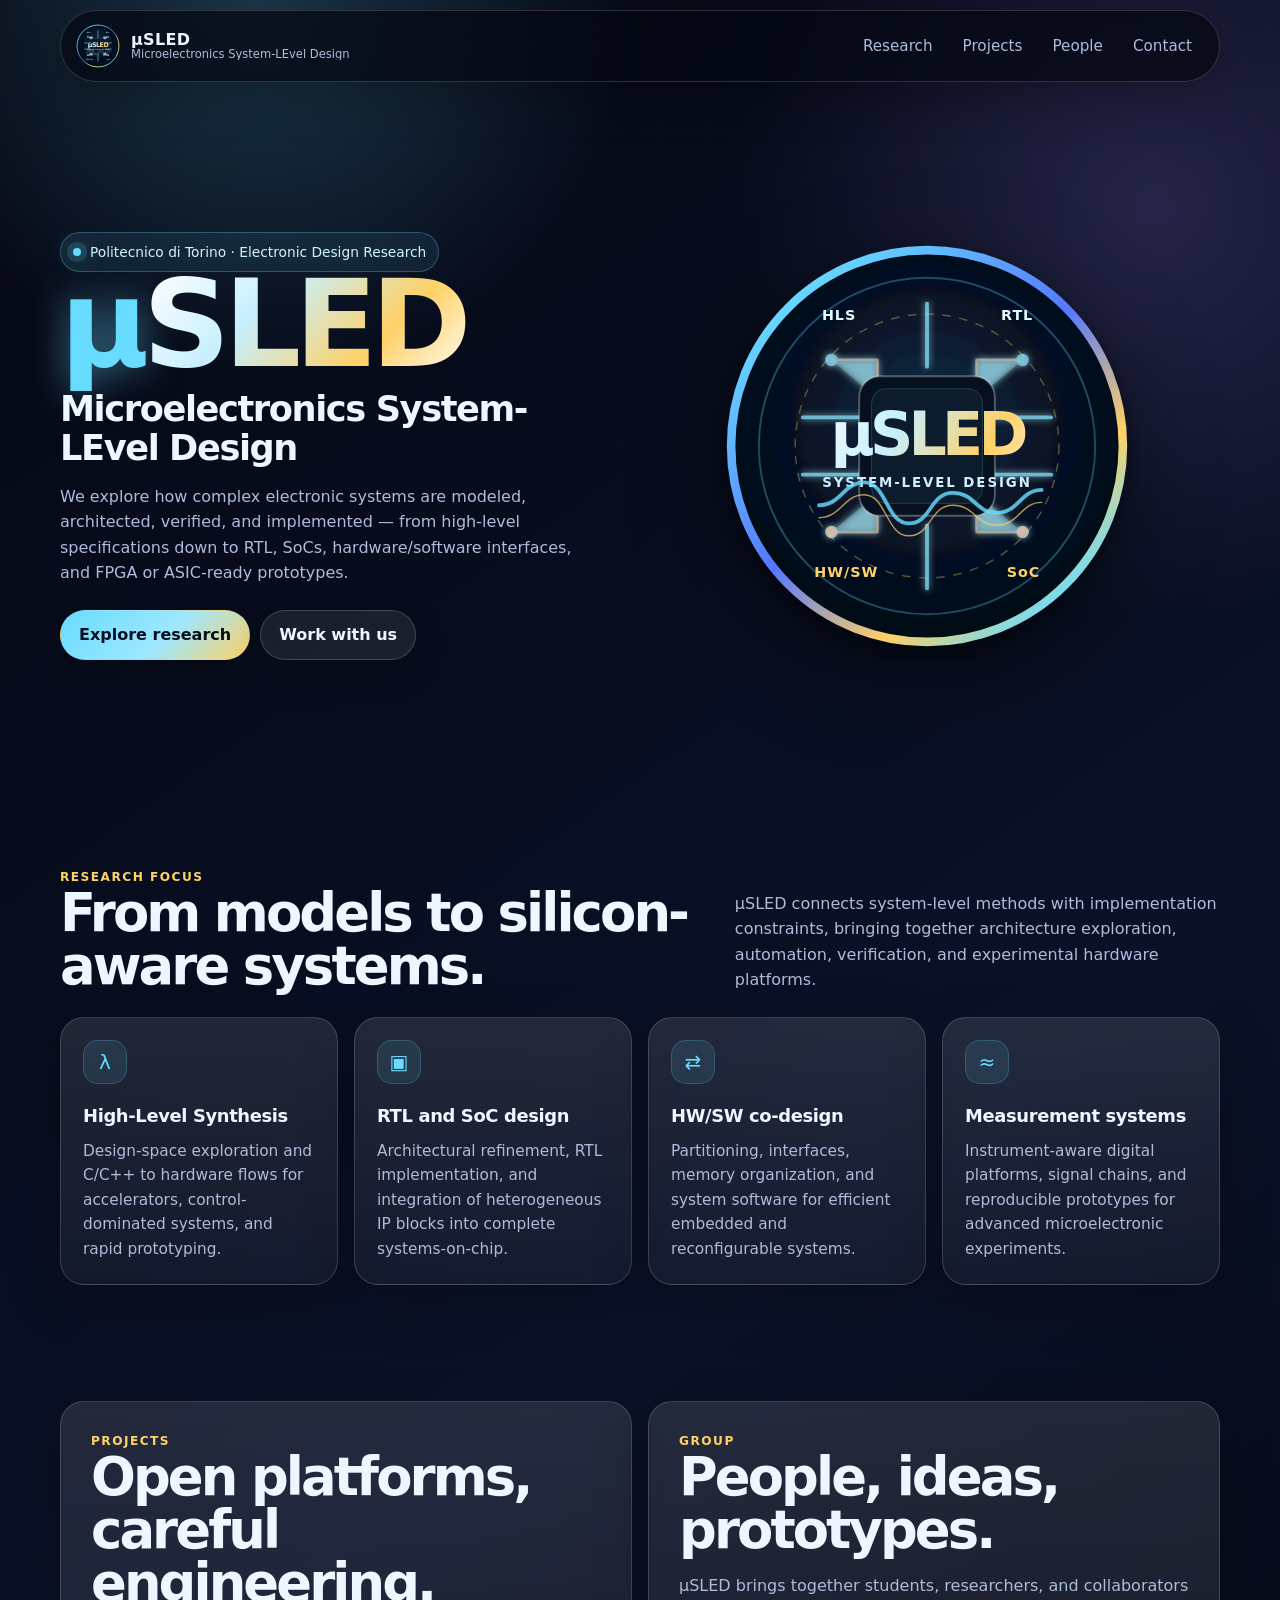
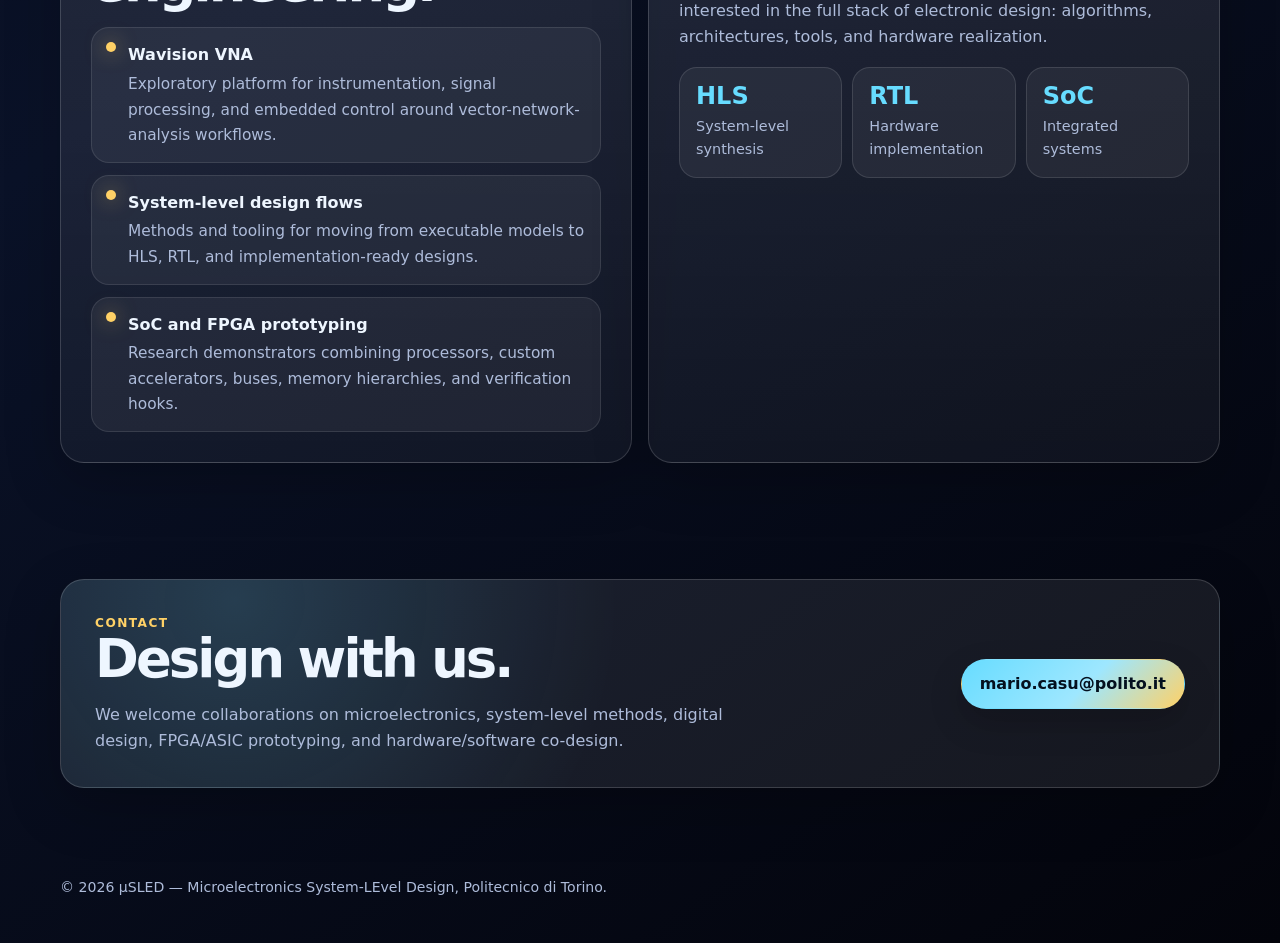
<file: index.html>
<!doctype html>
<html lang="en">
<head>
  <meta charset="utf-8">
  <meta name="viewport" content="width=device-width, initial-scale=1">
  <meta name="description" content="μSLED — Microelectronics System-LEvel Design research group at Politecnico di Torino.">
  <title>μSLED — Microelectronics System-LEvel Design</title>
  <style>
    :root { --bg:#050713; --text:#eef6ff; --muted:#aebcda; --cyan:#67dcff; --gold:#ffd166; --violet:#a88cff; --line:rgba(255,255,255,.16); --shadow:0 24px 80px rgba(0,0,0,.38); }
    * { box-sizing:border-box; }
    html { scroll-behavior:smooth; }
    body { margin:0; font-family:Inter,ui-sans-serif,system-ui,-apple-system,BlinkMacSystemFont,"Segoe UI",sans-serif; color:var(--text); background:radial-gradient(circle at 20% 0%,rgba(103,220,255,.22),transparent 24rem),radial-gradient(circle at 90% 8%,rgba(168,140,255,.18),transparent 26rem),linear-gradient(145deg,#050713,#0a1228 52%,#03040b); line-height:1.6; overflow-x:hidden; }
    body::before { content:""; position:fixed; inset:0; pointer-events:none; background-image:linear-gradient(rgba(255,255,255,.04) 1px,transparent 1px),linear-gradient(90deg,rgba(255,255,255,.04) 1px,transparent 1px); background-size:44px 44px; opacity:.35; mask-image:radial-gradient(circle at 50% 16%,black,transparent 76%); }
    a { color:inherit; text-decoration:none; }
    .shell { width:min(1120px,calc(100% - 28px)); margin:0 auto; position:relative; }
    header { position:sticky; top:10px; z-index:10; display:flex; align-items:center; justify-content:space-between; gap:12px; margin-top:10px; padding:10px 12px; border:1px solid var(--line); border-radius:22px; background:rgba(5,7,19,.72); backdrop-filter:blur(16px); box-shadow:0 14px 48px rgba(0,0,0,.25); }
    .brand { display:flex; align-items:center; gap:10px; min-width:0; }
    .brand img { width:42px; height:42px; border-radius:50%; flex:0 0 auto; }
    .brand-text { display:grid; line-height:1.05; min-width:0; }
    .brand-text strong { font-size:1rem; letter-spacing:.02em; }
    .brand-text span { color:var(--muted); font-size:.72rem; white-space:nowrap; overflow:hidden; text-overflow:ellipsis; max-width:190px; }
    nav { display:none; }
    .nav-pill { padding:9px 12px; border-radius:999px; background:rgba(255,255,255,.08); border:1px solid rgba(255,255,255,.12); color:#dff8ff; font-size:.88rem; font-weight:750; }
    .hero { display:grid; gap:26px; padding:44px 0 42px; text-align:center; }
    .hero-logo { width:min(245px,72vw); margin:0 auto; filter:drop-shadow(0 24px 48px rgba(0,0,0,.42)); }
    .eyebrow { display:inline-flex; align-items:center; justify-content:center; gap:9px; width:fit-content; max-width:100%; margin:0 auto; padding:8px 12px; border:1px solid rgba(103,220,255,.28); border-radius:999px; background:rgba(103,220,255,.08); color:#d1f6ff; font-size:.86rem; }
    .pulse { width:8px; height:8px; border-radius:50%; background:var(--cyan); box-shadow:0 0 0 6px rgba(103,220,255,.15),0 0 24px var(--cyan); }
    h1 { margin:0; font-size:clamp(4.3rem,20vw,7.6rem); line-height:.86; letter-spacing:-.055em; }
    .mu { color:var(--cyan); text-shadow:0 0 38px rgba(103,220,255,.52); }
    .sled { display:inline-block; padding-right:.08em; background:linear-gradient(135deg,#fff,#c7efff 35%,#ffd166 70%,#fff); -webkit-background-clip:text; background-clip:text; color:transparent; }
    .subtitle { margin:12px auto 0; max-width:760px; font-size:clamp(1.25rem,6vw,2.2rem); line-height:1.12; font-weight:800; letter-spacing:-.04em; }
    .lead { margin:16px auto 0; max-width:680px; color:var(--muted); font-size:1rem; }
    .actions { display:grid; grid-template-columns:1fr; gap:10px; margin-top:24px; }
    .button { display:inline-flex; min-height:50px; align-items:center; justify-content:center; border-radius:999px; padding:0 18px; font-weight:780; border:1px solid rgba(255,255,255,.18); background:rgba(255,255,255,.08); box-shadow:0 14px 34px rgba(0,0,0,.2); }
    .button.primary { color:#04101e; background:linear-gradient(135deg,var(--cyan),#9ee7ff 55%,var(--gold)); border-color:transparent; }
    section { padding:34px 0; }
    .section-head { display:grid; gap:12px; margin-bottom:16px; }
    .kicker { color:var(--gold); font-weight:840; letter-spacing:.12em; text-transform:uppercase; font-size:.76rem; }
    h2 { margin:0; font-size:clamp(2rem,9vw,3.3rem); line-height:1; letter-spacing:-.055em; }
    .section-text { color:var(--muted); margin:0; }
    .cards { display:grid; gap:12px; }
    .card,.panel,.contact { border:1px solid var(--line); background:linear-gradient(180deg,rgba(255,255,255,.105),rgba(255,255,255,.045)); box-shadow:0 18px 55px rgba(0,0,0,.22); border-radius:24px; }
    .card { padding:19px; }
    .icon { width:44px; height:44px; display:grid; place-items:center; border-radius:15px; margin-bottom:18px; background:rgba(103,220,255,.1); border:1px solid rgba(103,220,255,.22); color:var(--cyan); font-size:1.25rem; }
    h3 { margin:0 0 8px; font-size:1.12rem; letter-spacing:-.02em; }
    .card p,.item span { margin:0; color:var(--muted); font-size:.96rem; }
    .wide { display:grid; gap:12px; }
    .panel { padding:22px; }
    .list { display:grid; gap:12px; margin-top:18px; }
    .item { display:flex; gap:12px; align-items:flex-start; padding:14px; border-radius:18px; background:rgba(255,255,255,.055); border:1px solid rgba(255,255,255,.1); }
    .dot { flex:0 0 auto; width:10px; height:10px; margin-top:7px; border-radius:50%; background:var(--gold); box-shadow:0 0 20px rgba(255,209,102,.6); }
    .item strong { display:block; margin-bottom:3px; }
    .stats { display:grid; grid-template-columns:1fr; gap:10px; margin-top:18px; }
    .stat { padding:16px; border-radius:18px; border:1px solid rgba(255,255,255,.12); background:rgba(255,255,255,.055); }
    .stat b { display:block; font-size:1.5rem; color:var(--cyan); line-height:1; }
    .stat span { display:block; margin-top:7px; color:var(--muted); font-size:.9rem; }
    .contact { padding:24px; background:radial-gradient(circle at 15% 10%,rgba(103,220,255,.16),transparent 24rem),rgba(255,255,255,.075); }
    .contact-row { display:grid; gap:18px; }
    footer { padding:30px 0 44px; color:var(--muted); font-size:.88rem; text-align:center; }
    @media (min-width:560px){ .actions{grid-template-columns:repeat(2,max-content);justify-content:center;} .stats{grid-template-columns:repeat(3,1fr);} }
    @media (min-width:820px){ .shell{width:min(1160px,calc(100% - 48px));} header{border-radius:999px;padding:12px 14px;} .brand img{width:46px;height:46px;} .brand-text span{max-width:none;} nav{display:flex;align-items:center;gap:4px;color:var(--muted);font-size:.95rem;} nav a{padding:10px 13px;border-radius:999px;} nav a:hover{color:var(--text);background:rgba(255,255,255,.08);} .nav-pill{display:none;} .hero{min-height:82vh;grid-template-columns:.95fr 1.05fr;align-items:center;gap:42px;padding:74px 0 64px;text-align:left;} .hero-logo{width:min(430px,38vw);order:2;} .hero-copy{order:1;} .eyebrow,.lead,.subtitle{margin-left:0;} .actions{justify-content:start;} section{padding:58px 0;} .section-head{grid-template-columns:1fr .75fr;align-items:end;gap:28px;margin-bottom:24px;} .cards{grid-template-columns:repeat(4,1fr);gap:16px;} .card{min-height:220px;padding:22px;} .wide{grid-template-columns:1fr 1fr;gap:16px;} .panel{padding:30px;} .contact{padding:34px;} .contact-row{grid-template-columns:1fr auto;align-items:center;} footer{text-align:left;} }
  </style>
</head>
<body>
  <header class="shell">
    <a class="brand" href="#top" aria-label="μSLED home"><img src="assets/musled-logo.svg" alt="μSLED logo"><span class="brand-text"><strong>μSLED</strong><span>Microelectronics System-LEvel Design</span></span></a>
    <nav aria-label="Sections"><a href="#research">Research</a><a href="#projects">Projects</a><a href="#people">People</a><a href="#contact">Contact</a></nav>
    <a class="nav-pill" href="#contact">Contact</a>
  </header>
  <main id="top" class="shell">
    <section class="hero" aria-labelledby="hero-title"><img class="hero-logo" src="assets/musled-logo.svg" alt="μSLED logo"><div class="hero-copy"><div class="eyebrow"><span class="pulse"></span> Politecnico di Torino · Electronic Design Research</div><h1 id="hero-title"><span class="mu">μ</span><span class="sled">SLED</span></h1><p class="subtitle">Microelectronics System-LEvel Design</p><p class="lead">We explore how complex electronic systems are modeled, architected, verified, and implemented — from high-level specifications down to RTL, SoCs, hardware/software interfaces, and FPGA or ASIC-ready prototypes.</p><div class="actions"><a class="button primary" href="#research">Explore research</a><a class="button" href="#contact">Work with us</a></div></div></section>
    <section id="research" aria-labelledby="research-title"><div class="section-head"><div><div class="kicker">Research focus</div><h2 id="research-title">From models to silicon-aware systems.</h2></div><p class="section-text">μSLED connects system-level methods with implementation constraints, bringing together architecture exploration, automation, verification, and experimental hardware platforms.</p></div><div class="cards"><article class="card"><div class="icon">λ</div><h3>High-Level Synthesis</h3><p>Design-space exploration and C/C++ to hardware flows for accelerators, control-dominated systems, and rapid prototyping.</p></article><article class="card"><div class="icon">▣</div><h3>RTL and SoC design</h3><p>Architectural refinement, RTL implementation, and integration of heterogeneous IP blocks into complete systems-on-chip.</p></article><article class="card"><div class="icon">⇄</div><h3>HW/SW co-design</h3><p>Partitioning, interfaces, memory organization, and system software for efficient embedded and reconfigurable systems.</p></article><article class="card"><div class="icon">≈</div><h3>Measurement systems</h3><p>Instrument-aware digital platforms, signal chains, and reproducible prototypes for advanced microelectronic experiments.</p></article></div></section>
    <section id="projects" aria-labelledby="projects-title"><div class="wide"><div class="panel"><div class="kicker">Projects</div><h2 id="projects-title">Open platforms, careful engineering.</h2><div class="list"><div class="item"><span class="dot"></span><div><strong>Wavision VNA</strong><span>Exploratory platform for instrumentation, signal processing, and embedded control around vector-network-analysis workflows.</span></div></div><div class="item"><span class="dot"></span><div><strong>System-level design flows</strong><span>Methods and tooling for moving from executable models to HLS, RTL, and implementation-ready designs.</span></div></div><div class="item"><span class="dot"></span><div><strong>SoC and FPGA prototyping</strong><span>Research demonstrators combining processors, custom accelerators, buses, memory hierarchies, and verification hooks.</span></div></div></div></div><div class="panel" id="people"><div class="kicker">Group</div><h2>People, ideas, prototypes.</h2><p class="lead">μSLED brings together students, researchers, and collaborators interested in the full stack of electronic design: algorithms, architectures, tools, and hardware realization.</p><div class="stats"><div class="stat"><b>HLS</b><span>System-level synthesis</span></div><div class="stat"><b>RTL</b><span>Hardware implementation</span></div><div class="stat"><b>SoC</b><span>Integrated systems</span></div></div></div></div></section>
    <section id="contact" aria-labelledby="contact-title"><div class="contact"><div class="contact-row"><div><div class="kicker">Contact</div><h2 id="contact-title">Design with us.</h2><p class="lead">We welcome collaborations on microelectronics, system-level methods, digital design, FPGA/ASIC prototyping, and hardware/software co-design.</p></div><a class="button primary" href="mailto:mario.casu@polito.it">mario.casu@polito.it</a></div></div></section>
  </main>
  <footer class="shell">© <span id="year"></span> μSLED — Microelectronics System-LEvel Design, Politecnico di Torino.</footer>
  <script>document.getElementById('year').textContent = new Date().getFullYear();</script>
</body>
</html>
</file>
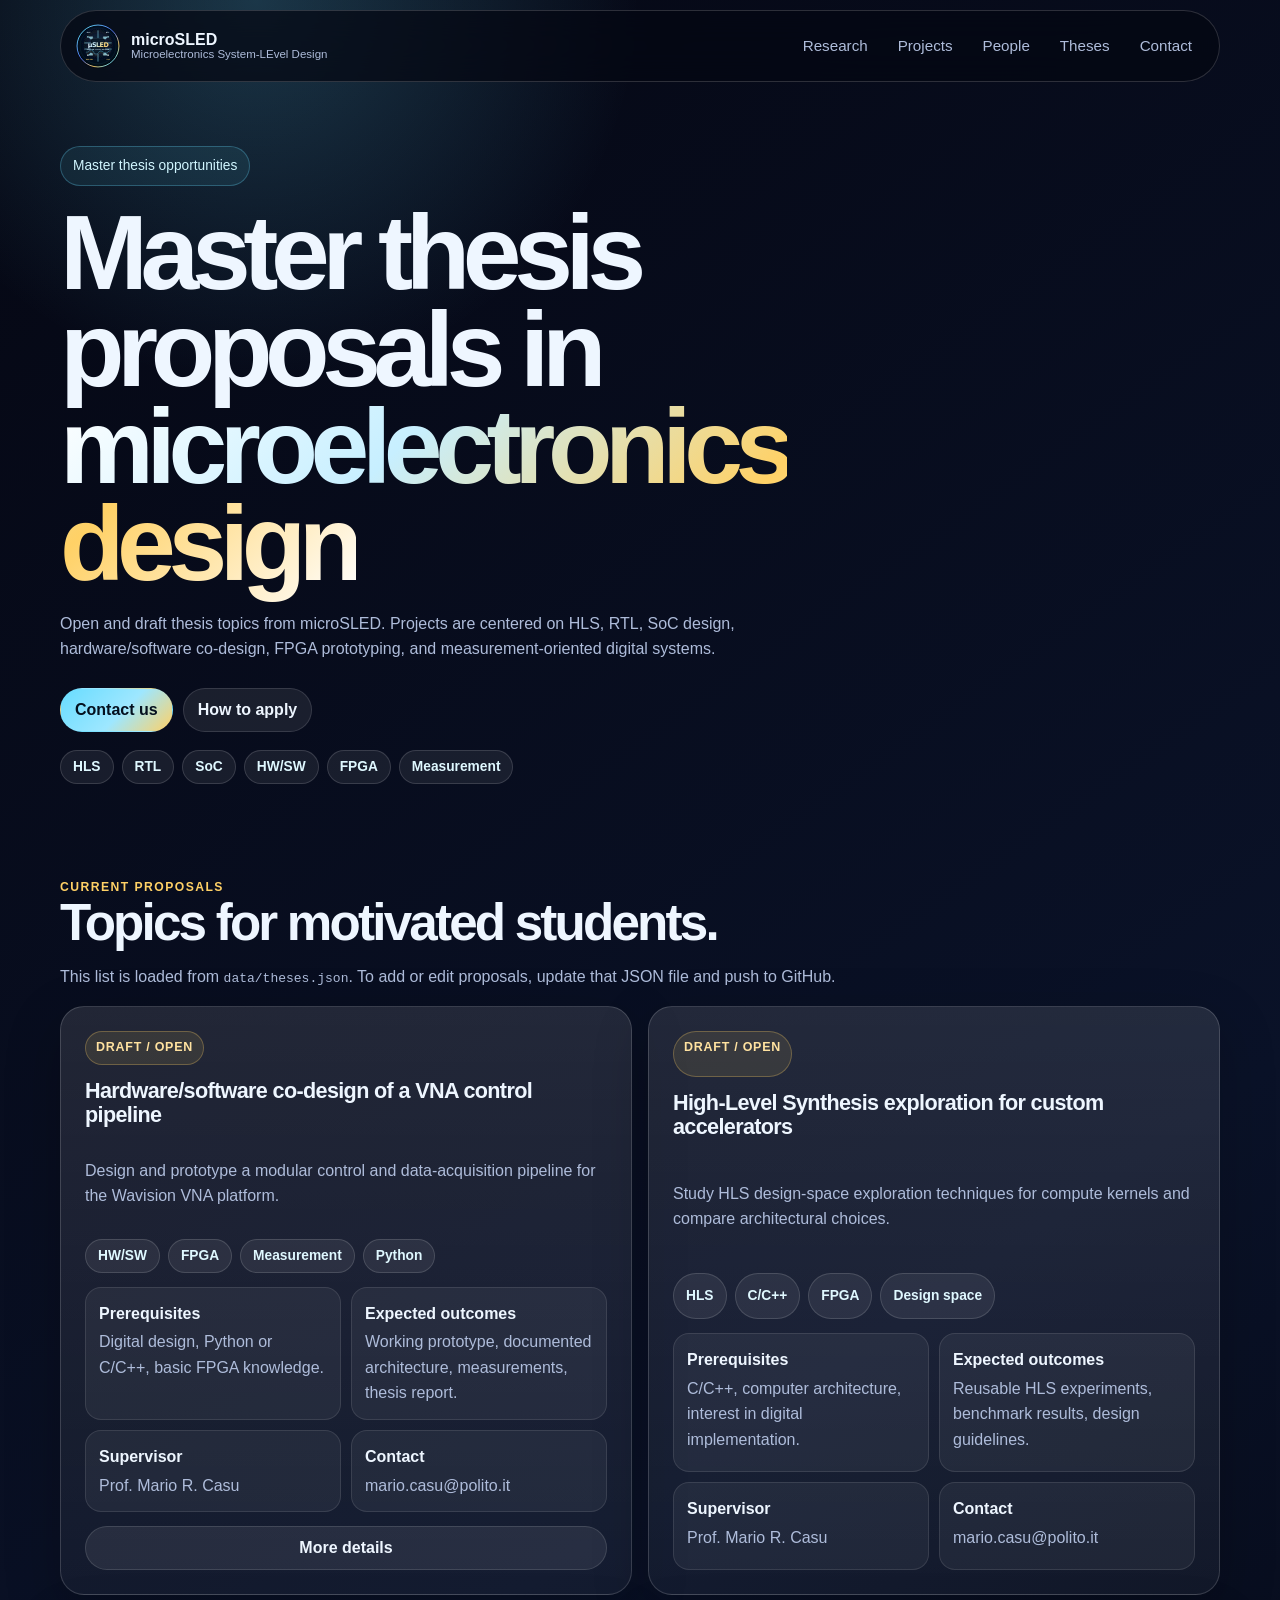
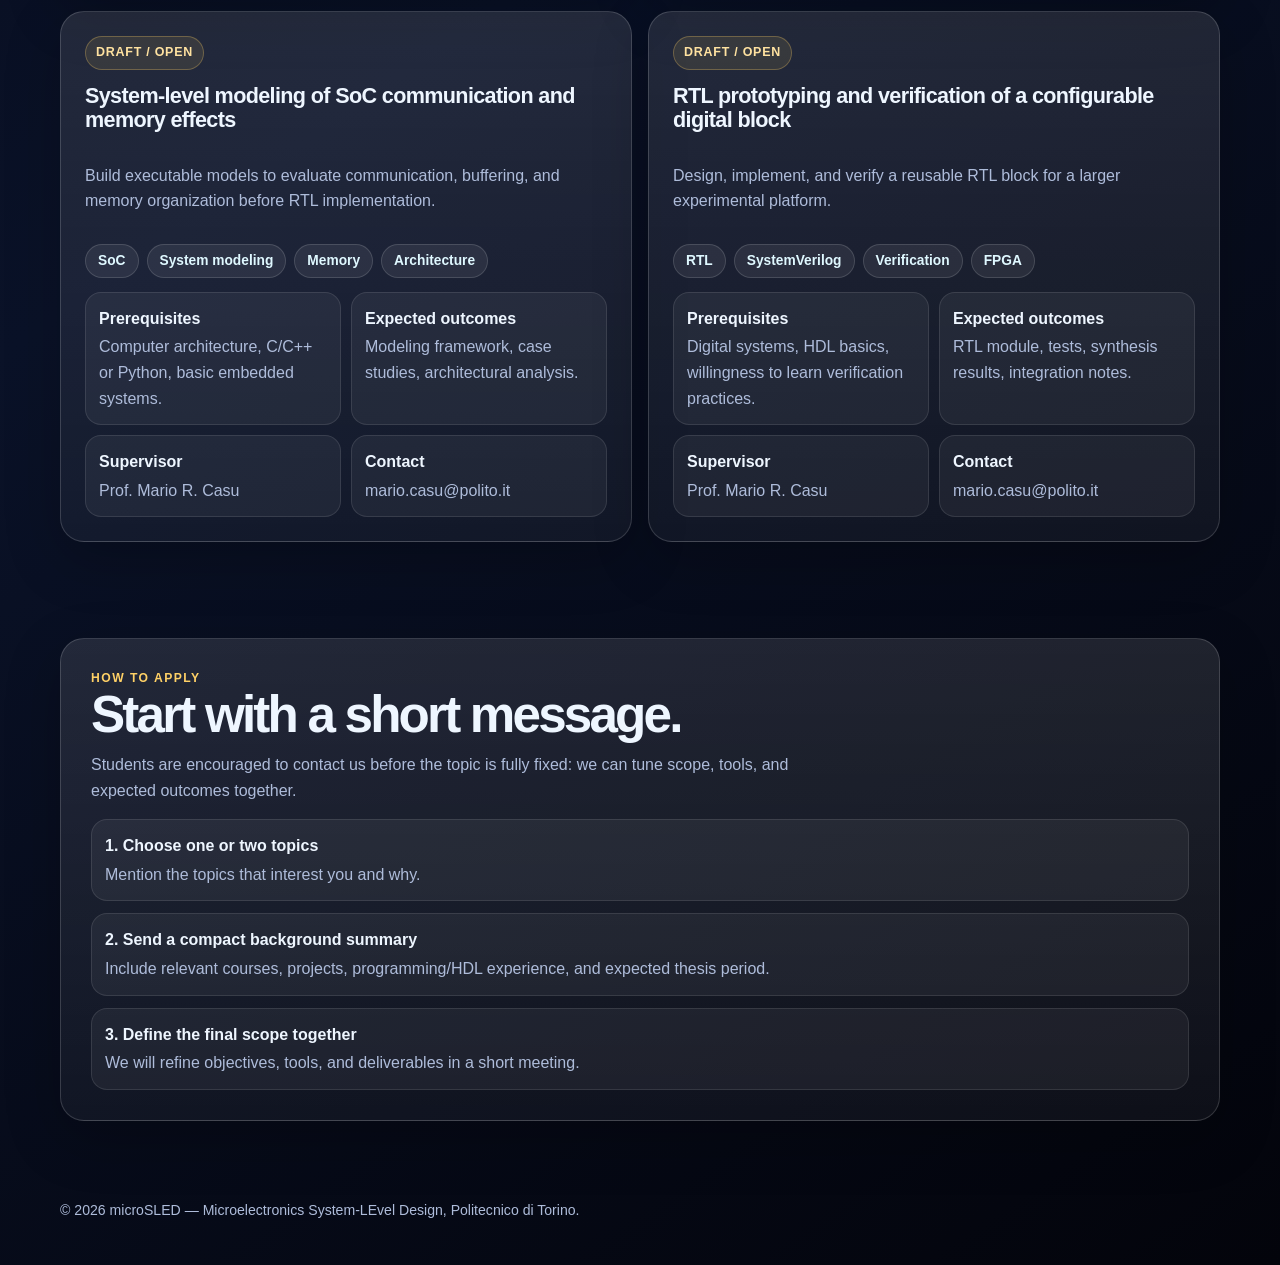
<file: theses.html>
<!doctype html>
<html lang="en">
<head>
  <meta charset="utf-8">
  <meta name="viewport" content="width=device-width, initial-scale=1">
  <meta name="description" content="Master thesis proposals from microSLED — Microelectronics System-LEvel Design at Politecnico di Torino.">
  <title>Master thesis proposals — microSLED</title>
  <link rel="stylesheet" href="assets/site.css">
  <style>
    :root{--text:#eef6ff;--muted:#aebcda;--cyan:#67dcff;--gold:#ffd166;--line:rgba(255,255,255,.16)}
    *{box-sizing:border-box}body{margin:0;font-family:var(--font-main,"Helvetica Neue",Helvetica,Arial,sans-serif);color:var(--text);background:radial-gradient(circle at 20% 0%,rgba(103,220,255,.22),transparent 24rem),linear-gradient(145deg,#050713,#0a1228 52%,#03040b);line-height:1.6}a{color:inherit;text-decoration:none}.shell{width:min(1120px,calc(100% - 28px));margin:0 auto}header{position:sticky;top:10px;z-index:10;display:flex;align-items:center;justify-content:space-between;gap:12px;margin-top:10px;padding:10px 12px;border:1px solid var(--line);border-radius:22px;background:rgba(5,7,19,.72);backdrop-filter:blur(16px)}.brand{display:flex;align-items:center;gap:10px;min-width:0}.brand img{width:42px;height:42px;border-radius:50%}.brand-text{display:grid;line-height:1.05}.brand-text strong{font-size:1rem}.brand-text span{color:var(--muted);font-size:.72rem;white-space:nowrap;overflow:hidden;text-overflow:ellipsis;max-width:190px}nav{display:none}.nav-pill,.button{display:inline-flex;align-items:center;justify-content:center;min-height:44px;padding:0 14px;border-radius:999px;background:rgba(255,255,255,.08);border:1px solid rgba(255,255,255,.12);font-weight:760}.button.primary{color:#04101e;background:linear-gradient(135deg,var(--cyan),#9ee7ff 55%,var(--gold));border-color:transparent}.hero{padding:48px 0 28px;display:grid;gap:18px}.eyebrow{width:fit-content;padding:8px 12px;border:1px solid rgba(103,220,255,.28);border-radius:999px;background:rgba(103,220,255,.08);color:#d1f6ff;font-size:.86rem}h1{margin:0;font-size:clamp(2.8rem,13vw,6.6rem);line-height:.92;letter-spacing:-.07em;max-width:900px}.accent{background:linear-gradient(135deg,#fff,#c7efff 35%,#ffd166 70%,#fff);-webkit-background-clip:text;background-clip:text;color:transparent}.lead,.section-text,.proposal p,.meta span{color:var(--muted)}.lead{margin:0;max-width:760px;font-size:1rem}.actions{display:grid;grid-template-columns:1fr;gap:10px;margin-top:8px}section{padding:30px 0}.kicker{color:var(--gold);font-weight:840;letter-spacing:.12em;text-transform:uppercase;font-size:.76rem}h2{margin:0 0 12px;font-size:clamp(2rem,9vw,3.2rem);line-height:1;letter-spacing:-.055em}.filters,.tagrow{display:flex;gap:8px;flex-wrap:wrap}.chip,.tag{display:inline-flex;align-items:center;min-height:34px;padding:0 12px;border-radius:999px;border:1px solid rgba(255,255,255,.14);background:rgba(255,255,255,.07);color:#dff8ff;font-size:.86rem;font-weight:760}.cards{display:grid;gap:14px}.proposal,.panel{border:1px solid var(--line);background:linear-gradient(180deg,rgba(255,255,255,.105),rgba(255,255,255,.045));box-shadow:0 18px 55px rgba(0,0,0,.22);border-radius:24px}.proposal{padding:20px;display:grid;gap:14px}.status{width:fit-content;padding:6px 10px;border-radius:999px;background:rgba(255,209,102,.10);color:#ffe2a0;border:1px solid rgba(255,209,102,.28);font-size:.78rem;font-weight:850;text-transform:uppercase;letter-spacing:.06em}h3{margin:0;font-size:1.35rem;line-height:1.12;letter-spacing:-.03em}.meta{display:grid;gap:10px}.meta div,.step{padding:13px;border-radius:16px;background:rgba(255,255,255,.055);border:1px solid rgba(255,255,255,.10)}.meta strong,.step strong{display:block;margin-bottom:3px;color:var(--text)}.panel{padding:22px}.steps{display:grid;gap:12px;margin-top:16px}footer{padding:30px 0 44px;color:var(--muted);font-size:.88rem;text-align:center}@media(min-width:560px){.actions{grid-template-columns:repeat(2,max-content);justify-content:start}.meta{grid-template-columns:repeat(2,1fr)}}@media(min-width:820px){.shell{width:min(1160px,calc(100% - 48px))}header{border-radius:999px;padding:12px 14px}.brand img{width:46px;height:46px}.brand-text span{max-width:none}nav{display:flex;align-items:center;gap:4px;color:var(--muted);font-size:.95rem}nav a{padding:10px 13px;border-radius:999px}nav a:hover{color:var(--text);background:rgba(255,255,255,.08)}.nav-pill{display:none}.hero{padding:74px 0 46px}section{padding:48px 0}.cards{grid-template-columns:repeat(2,1fr);gap:16px}.proposal{padding:24px}.panel{padding:30px}footer{text-align:left}}
  </style>
</head>
<body>
  <header class="shell"><a class="brand" href="index.html#top"><img src="assets/musled-logo.svg" alt="microSLED logo"><span class="brand-text"><strong>microSLED</strong><span>Microelectronics System-LEvel Design</span></span></a><nav><a href="index.html#research">Research</a><a href="index.html#projects">Projects</a><a href="index.html#people">People</a><a href="theses.html">Theses</a><a href="index.html#contact">Contact</a></nav><a class="nav-pill" href="index.html">Home</a></header>
  <main class="shell">
    <section class="hero"><div class="eyebrow">Master thesis opportunities</div><h1>Master thesis proposals in <span class="accent">microelectronics design</span></h1><p class="lead">Open and draft thesis topics from microSLED. Projects are centered on HLS, RTL, SoC design, hardware/software co-design, FPGA prototyping, and measurement-oriented digital systems.</p><div class="actions"><a class="button primary" href="mailto:mario.casu@polito.it">Contact us</a><a class="button" href="#how-to-apply">How to apply</a></div><div class="filters"><span class="chip">HLS</span><span class="chip">RTL</span><span class="chip">SoC</span><span class="chip">HW/SW</span><span class="chip">FPGA</span><span class="chip">Measurement</span></div></section>
    <section><div class="kicker">Current proposals</div><h2>Topics for motivated students.</h2><p class="section-text">This list is loaded from <code>data/theses.json</code>. To add or edit proposals, update that JSON file and push to GitHub.</p><div class="cards" data-theses-list><article class="proposal"><h3>Loading thesis proposals...</h3><p>Please wait while the proposal list is loaded.</p></article></div></section>
    <section id="how-to-apply"><div class="panel"><div class="kicker">How to apply</div><h2>Start with a short message.</h2><p class="lead">Students are encouraged to contact us before the topic is fully fixed: we can tune scope, tools, and expected outcomes together.</p><div class="steps"><div class="step"><strong>1. Choose one or two topics</strong><span class="section-text">Mention the topics that interest you and why.</span></div><div class="step"><strong>2. Send a compact background summary</strong><span class="section-text">Include relevant courses, projects, programming/HDL experience, and expected thesis period.</span></div><div class="step"><strong>3. Define the final scope together</strong><span class="section-text">We will refine objectives, tools, and deliverables in a short meeting.</span></div></div></div></section>
  </main>
  <footer class="shell">© <span id="year"></span> microSLED — Microelectronics System-LEvel Design, Politecnico di Torino.</footer><script>document.getElementById('year').textContent=new Date().getFullYear();</script><script src="assets/theses.js"></script>
</body>
</html>
</file>
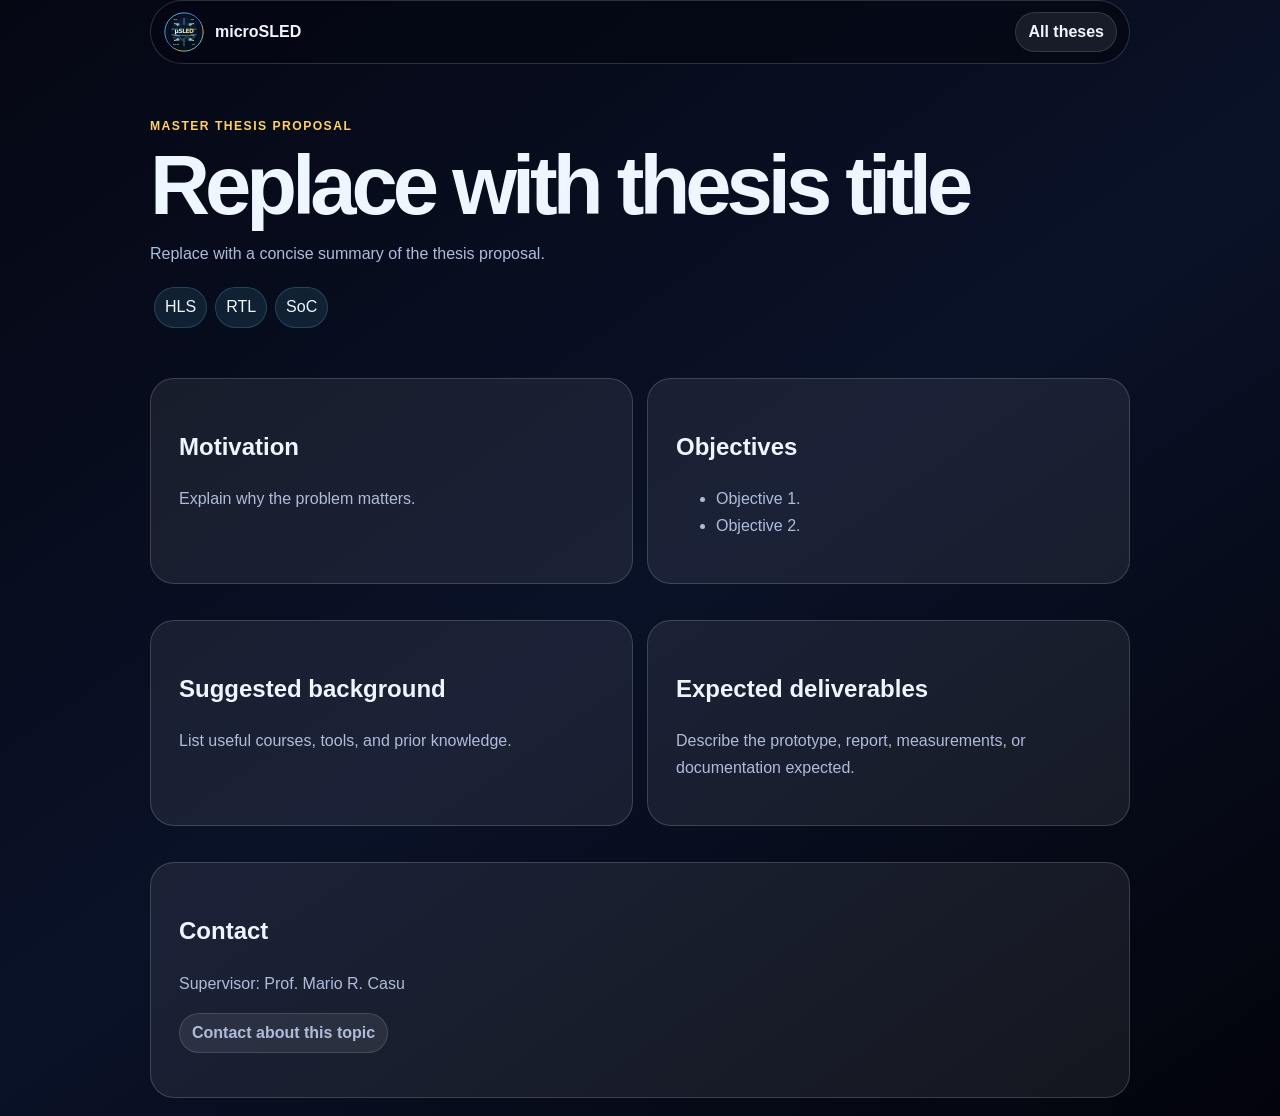
<file: theses/template.html>
<!doctype html>
<html lang="en">
<head>
  <meta charset="utf-8">
  <meta name="viewport" content="width=device-width, initial-scale=1">
  <title>Thesis proposal template — microSLED</title>
  <link rel="stylesheet" href="../assets/site.css">
  <style>
    :root{--text:#eef6ff;--muted:#aebcda;--cyan:#67dcff;--gold:#ffd166;--line:rgba(255,255,255,.16)}
    *{box-sizing:border-box}body{margin:0;font-family:var(--font-main,"Helvetica Neue",Helvetica,Arial,sans-serif);color:var(--text);background:linear-gradient(145deg,#050713,#0a1228 52%,#03040b);line-height:1.65}a{color:inherit}.shell{width:min(980px,calc(100% - 28px));margin:0 auto}header{margin-top:10px;padding:10px 12px;border:1px solid var(--line);border-radius:22px;background:rgba(5,7,19,.72);display:flex;justify-content:space-between;align-items:center}.brand{display:flex;gap:10px;align-items:center;text-decoration:none}.brand img{width:42px;height:42px;border-radius:50%}.pill,.button{display:inline-flex;align-items:center;min-height:40px;padding:0 12px;border-radius:999px;background:rgba(255,255,255,.08);border:1px solid rgba(255,255,255,.12);text-decoration:none;font-weight:760}.hero{padding:52px 0 28px}.kicker{color:var(--gold);font-weight:840;letter-spacing:.12em;text-transform:uppercase;font-size:.76rem}h1{margin:10px 0 16px;font-size:clamp(2.4rem,10vw,5.2rem);line-height:.95;letter-spacing:-.06em}.lead,p,li{color:var(--muted)}section{padding:18px 0}.card{border:1px solid var(--line);background:rgba(255,255,255,.07);border-radius:24px;padding:22px}.grid{display:grid;gap:14px}.tag{display:inline-flex;margin:4px;padding:6px 10px;border-radius:999px;background:rgba(103,220,255,.10);border:1px solid rgba(103,220,255,.20)}@media(min-width:760px){.grid{grid-template-columns:1fr 1fr}.card{padding:28px}header{border-radius:999px}}
  </style>
</head>
<body>
  <header class="shell"><a class="brand" href="../index.html"><img src="../assets/musled-logo.svg" alt="microSLED logo"><strong>microSLED</strong></a><a class="pill" href="../theses.html">All theses</a></header>
  <main class="shell">
    <section class="hero"><div class="kicker">Master thesis proposal</div><h1>Replace with thesis title</h1><p class="lead">Replace with a concise summary of the thesis proposal.</p><span class="tag">HLS</span><span class="tag">RTL</span><span class="tag">SoC</span></section>
    <section class="grid"><article class="card"><h2>Motivation</h2><p>Explain why the problem matters.</p></article><article class="card"><h2>Objectives</h2><ul><li>Objective 1.</li><li>Objective 2.</li></ul></article></section>
    <section class="grid"><article class="card"><h2>Suggested background</h2><p>List useful courses, tools, and prior knowledge.</p></article><article class="card"><h2>Expected deliverables</h2><p>Describe the prototype, report, measurements, or documentation expected.</p></article></section>
    <section><article class="card"><h2>Contact</h2><p>Supervisor: Prof. Mario R. Casu</p><p><a class="button" href="mailto:mario.casu@polito.it">Contact about this topic</a></p></article></section>
  </main>
</body>
</html>
</file>
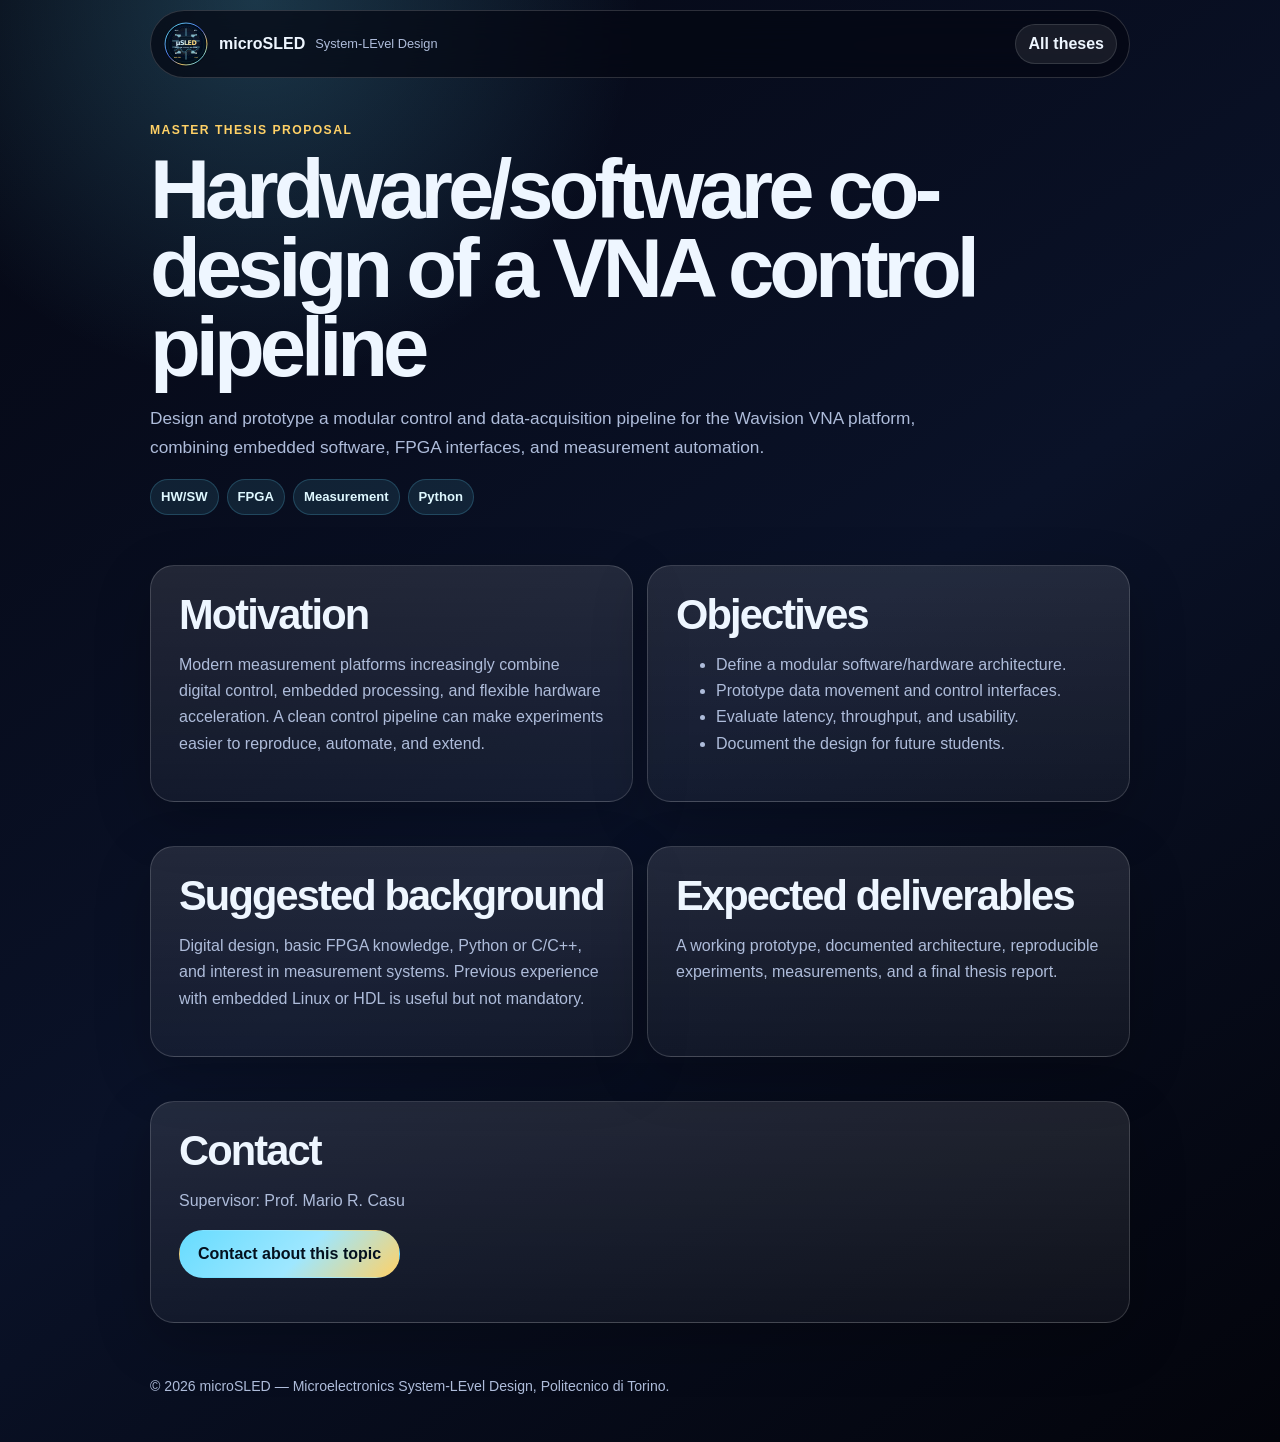
<file: theses/wavision-vna-control-pipeline.html>
<!doctype html>
<html lang="en">
<head>
  <meta charset="utf-8">
  <meta name="viewport" content="width=device-width, initial-scale=1">
  <meta name="description" content="Detailed Master thesis proposal from microSLED — Microelectronics System-LEvel Design.">
  <title>VNA control pipeline — Master thesis proposal</title>
  <link rel="stylesheet" href="../assets/site.css">
  <style>
    :root{--text:#eef6ff;--muted:#aebcda;--cyan:#67dcff;--gold:#ffd166;--line:rgba(255,255,255,.16)}
    *{box-sizing:border-box}body{margin:0;font-family:var(--font-main,"Helvetica Neue",Helvetica,Arial,sans-serif);color:var(--text);background:radial-gradient(circle at 20% 0%,rgba(103,220,255,.22),transparent 24rem),linear-gradient(145deg,#050713,#0a1228 52%,#03040b);line-height:1.65}a{color:inherit}.shell{width:min(980px,calc(100% - 28px));margin:0 auto}header{position:sticky;top:10px;z-index:10;display:flex;align-items:center;justify-content:space-between;gap:12px;margin-top:10px;padding:10px 12px;border:1px solid var(--line);border-radius:22px;background:rgba(5,7,19,.72);backdrop-filter:blur(16px)}.brand{display:flex;align-items:center;gap:10px;text-decoration:none}.brand img{width:42px;height:42px;border-radius:50%}.brand span{color:var(--muted);font-size:.8rem}.pill{display:inline-flex;align-items:center;min-height:40px;padding:0 12px;border-radius:999px;background:rgba(255,255,255,.08);border:1px solid rgba(255,255,255,.12);text-decoration:none;font-weight:760}.hero{padding:52px 0 28px}.kicker{color:var(--gold);font-weight:840;letter-spacing:.12em;text-transform:uppercase;font-size:.76rem}h1{margin:10px 0 16px;font-size:clamp(2.4rem,10vw,5.2rem);line-height:.95;letter-spacing:-.06em}.lead{color:var(--muted);font-size:1.08rem;max-width:780px}section{padding:22px 0}.card{border:1px solid var(--line);background:linear-gradient(180deg,rgba(255,255,255,.105),rgba(255,255,255,.045));border-radius:24px;padding:22px;box-shadow:0 18px 55px rgba(0,0,0,.22)}h2{margin:0 0 12px;font-size:clamp(1.6rem,7vw,2.6rem);line-height:1;letter-spacing:-.045em}p,li{color:var(--muted)}.tags{display:flex;flex-wrap:wrap;gap:8px;margin-top:18px}.tag{padding:6px 10px;border-radius:999px;background:rgba(103,220,255,.10);border:1px solid rgba(103,220,255,.20);color:#dff8ff;font-size:.82rem;font-weight:760}.grid{display:grid;gap:14px}.button{display:inline-flex;min-height:48px;align-items:center;justify-content:center;border-radius:999px;padding:0 18px;font-weight:780;text-decoration:none;border:1px solid rgba(255,255,255,.18);background:rgba(255,255,255,.08)}.button.primary{color:#04101e;background:linear-gradient(135deg,var(--cyan),#9ee7ff 55%,var(--gold));border-color:transparent}footer{padding:30px 0 44px;color:var(--muted);font-size:.88rem}@media(min-width:760px){.grid{grid-template-columns:1fr 1fr}.card{padding:28px}header{border-radius:999px}.brand img{width:46px;height:46px}}
  </style>
</head>
<body>
  <header class="shell"><a class="brand" href="../index.html"><img src="../assets/musled-logo.svg" alt="microSLED logo"><strong>microSLED</strong><span>System-LEvel Design</span></a><a class="pill" href="../theses.html">All theses</a></header>
  <main class="shell">
    <section class="hero"><div class="kicker">Master thesis proposal</div><h1>Hardware/software co-design of a VNA control pipeline</h1><p class="lead">Design and prototype a modular control and data-acquisition pipeline for the Wavision VNA platform, combining embedded software, FPGA interfaces, and measurement automation.</p><div class="tags"><span class="tag">HW/SW</span><span class="tag">FPGA</span><span class="tag">Measurement</span><span class="tag">Python</span></div></section>
    <section class="grid"><article class="card"><h2>Motivation</h2><p>Modern measurement platforms increasingly combine digital control, embedded processing, and flexible hardware acceleration. A clean control pipeline can make experiments easier to reproduce, automate, and extend.</p></article><article class="card"><h2>Objectives</h2><ul><li>Define a modular software/hardware architecture.</li><li>Prototype data movement and control interfaces.</li><li>Evaluate latency, throughput, and usability.</li><li>Document the design for future students.</li></ul></article></section>
    <section class="grid"><article class="card"><h2>Suggested background</h2><p>Digital design, basic FPGA knowledge, Python or C/C++, and interest in measurement systems. Previous experience with embedded Linux or HDL is useful but not mandatory.</p></article><article class="card"><h2>Expected deliverables</h2><p>A working prototype, documented architecture, reproducible experiments, measurements, and a final thesis report.</p></article></section>
    <section><article class="card"><h2>Contact</h2><p>Supervisor: Prof. Mario R. Casu</p><p><a class="button primary" href="mailto:mario.casu@polito.it?subject=Master thesis proposal: VNA control pipeline">Contact about this topic</a></p></article></section>
  </main>
  <footer class="shell">© <span id="year"></span> microSLED — Microelectronics System-LEvel Design, Politecnico di Torino.</footer><script>document.getElementById('year').textContent=new Date().getFullYear();</script>
</body>
</html>
</file>
<file: assets/site.css>
/* Shared μSLED site styles. Planned consolidation point. */
:root {
  --font-main: "Helvetica Neue", Helvetica, Arial, sans-serif;
}
</file>
